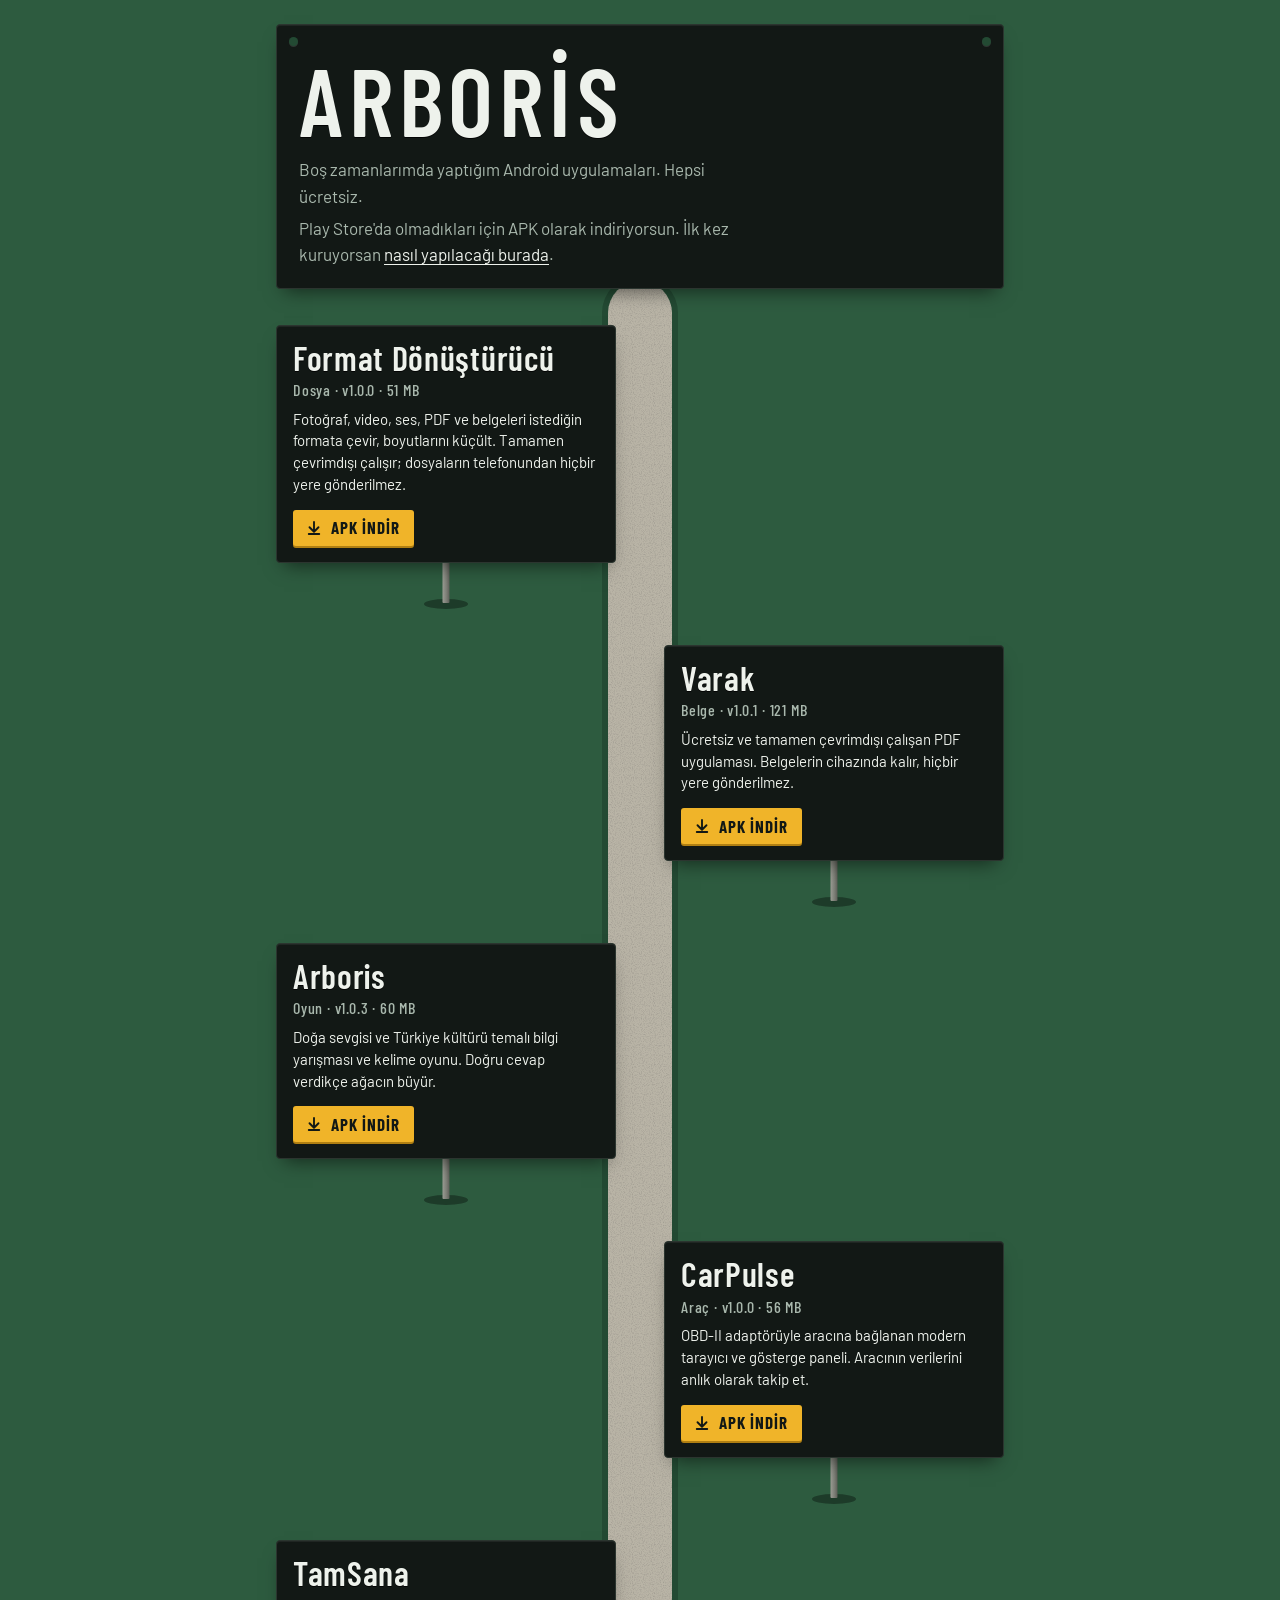
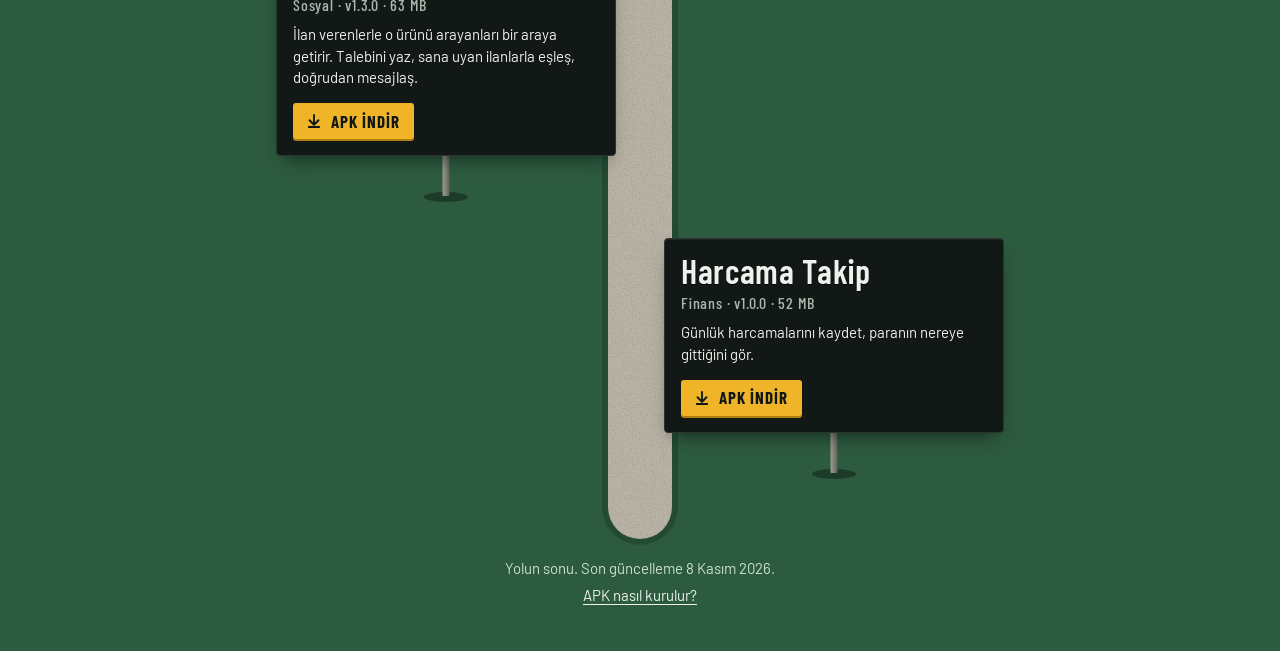
<file: index.html>
<!doctype html>
<html lang="tr">
<head>
  <meta charset="utf-8">
  <meta name="viewport" content="width=device-width, initial-scale=1">
  <meta name="theme-color" content="#2d5b3f">
  <title>Arboris</title>
  <meta name="description" content="Yaptığım ücretsiz Android uygulamaları. APK olarak indirilebilir.">
  <link rel="preconnect" href="https://fonts.googleapis.com">
  <link rel="preconnect" href="https://fonts.gstatic.com" crossorigin>
  <link href="https://fonts.googleapis.com/css2?family=Barlow:wght@400;500;700&family=Barlow+Condensed:wght@500;600;700&display=swap" rel="stylesheet">
  <link rel="icon" href="assets/icon.svg" type="image/svg+xml">
  <link rel="stylesheet" href="assets/style.css?v=2">
</head>
<body>
  <main class="walk">
    <header class="plate sign">
      <h1>Arboris</h1>
      <p>Boş zamanlarımda yaptığım Android uygulamaları. Hepsi ücretsiz.</p>
      <p>Play Store'da olmadıkları için APK olarak indiriyorsun. İlk kez kuruyorsan <a href="kurulum.html">nasıl yapılacağı burada</a>.</p>
    </header>

    <ul class="path" id="apps"></ul>

    <footer class="end" id="end"></footer>
  </main>

  <script src="data/apps.js?v=2"></script>
  <script src="assets/main.js?v=2"></script>
  <script>renderList();</script>
</body>
</html>
</file>
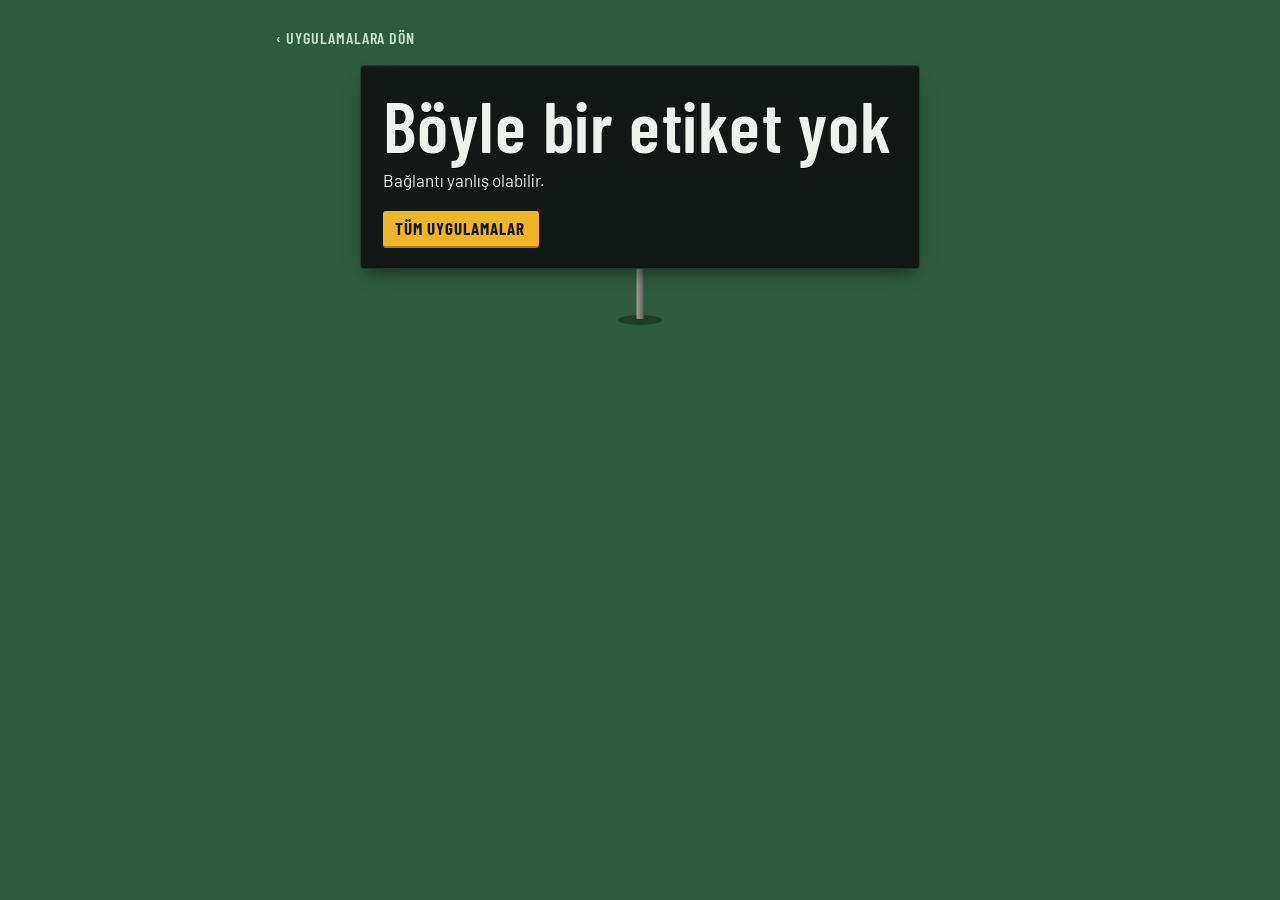
<file: app.html>
<!doctype html>
<html lang="tr">
<head>
  <meta charset="utf-8">
  <meta name="viewport" content="width=device-width, initial-scale=1">
  <meta name="theme-color" content="#2d5b3f">
  <title>Arboris</title>
  <link rel="preconnect" href="https://fonts.googleapis.com">
  <link rel="preconnect" href="https://fonts.gstatic.com" crossorigin>
  <link href="https://fonts.googleapis.com/css2?family=Barlow:wght@400;500;700&family=Barlow+Condensed:wght@500;600;700&display=swap" rel="stylesheet">
  <link rel="icon" href="assets/icon.svg" type="image/svg+xml">
  <link rel="stylesheet" href="assets/style.css?v=2">
</head>
<body>
  <main class="walk" id="detail"></main>

  <script src="data/apps.js?v=2"></script>
  <script src="assets/main.js?v=2"></script>
  <script>renderDetail();</script>
</body>
</html>
</file>
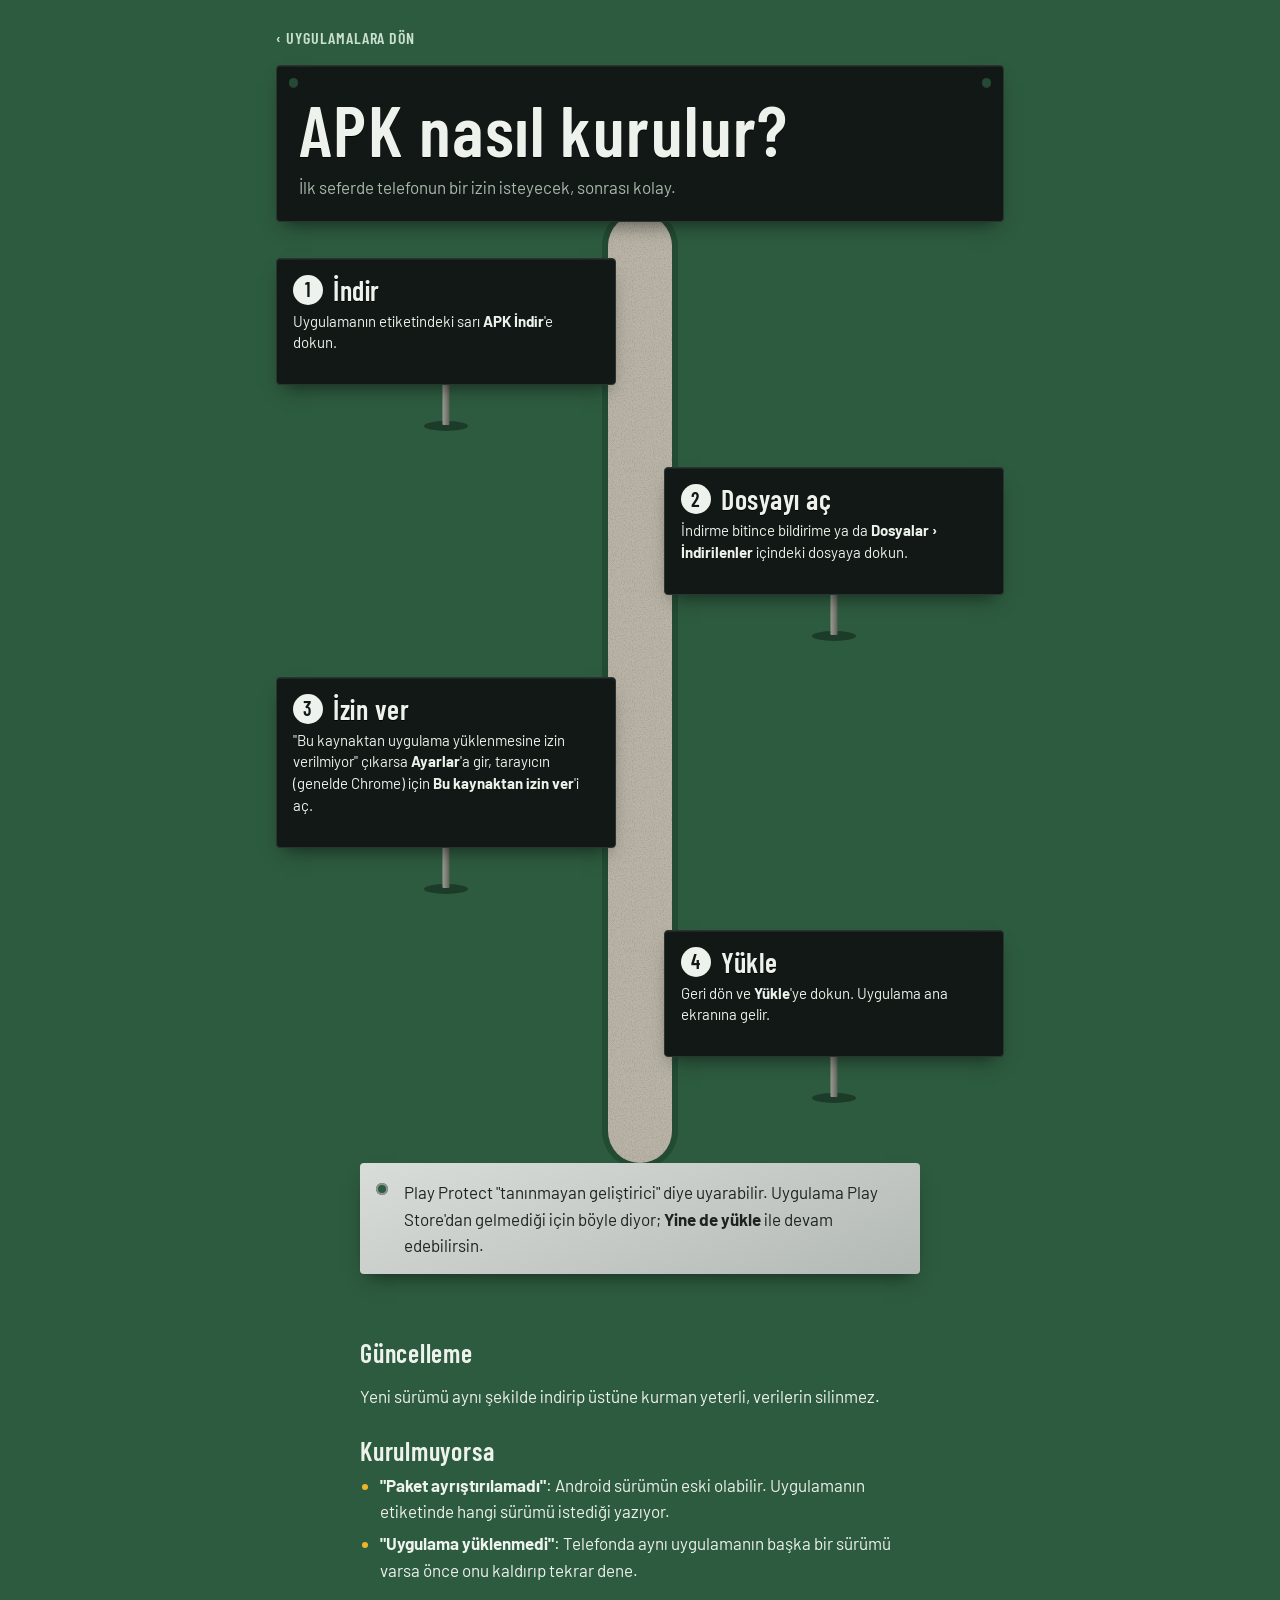
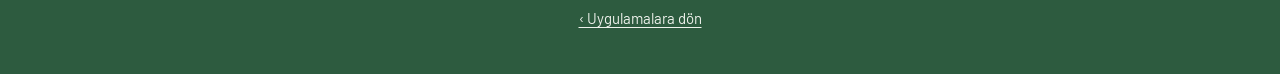
<file: kurulum.html>
<!doctype html>
<html lang="tr">
<head>
  <meta charset="utf-8">
  <meta name="viewport" content="width=device-width, initial-scale=1">
  <meta name="theme-color" content="#2d5b3f">
  <title>APK nasıl kurulur? - Arboris</title>
  <link rel="preconnect" href="https://fonts.googleapis.com">
  <link rel="preconnect" href="https://fonts.gstatic.com" crossorigin>
  <link href="https://fonts.googleapis.com/css2?family=Barlow:wght@400;500;700&family=Barlow+Condensed:wght@500;600;700&display=swap" rel="stylesheet">
  <link rel="icon" href="assets/icon.svg" type="image/svg+xml">
  <link rel="stylesheet" href="assets/style.css?v=2">
</head>
<body>
  <main class="walk">
    <a class="back" href="index.html">‹ Uygulamalara dön</a>

    <header class="plate sign">
      <h1 class="title">APK nasıl kurulur?</h1>
      <p>İlk seferde telefonun bir izin isteyecek, sonrası kolay.</p>
    </header>

    <ol class="path steps">
      <li class="specimen"><div class="plate">
        <h2>İndir</h2>
        <p class="desc">Uygulamanın etiketindeki sarı <b>APK İndir</b>'e dokun.</p>
      </div></li>
      <li class="specimen"><div class="plate">
        <h2>Dosyayı aç</h2>
        <p class="desc">İndirme bitince bildirime ya da <b>Dosyalar › İndirilenler</b> içindeki dosyaya dokun.</p>
      </div></li>
      <li class="specimen"><div class="plate">
        <h2>İzin ver</h2>
        <p class="desc">"Bu kaynaktan uygulama yüklenmesine izin verilmiyor" çıkarsa <b>Ayarlar</b>'a gir, tarayıcın (genelde Chrome) için <b>Bu kaynaktan izin ver</b>'i aç.</p>
      </div></li>
      <li class="specimen"><div class="plate">
        <h2>Yükle</h2>
        <p class="desc">Geri dön ve <b>Yükle</b>'ye dokun. Uygulama ana ekranına gelir.</p>
      </div></li>
    </ol>

    <div class="alu">
      <p>Play Protect "tanınmayan geliştirici" diye uyarabilir. Uygulama Play Store'dan gelmediği için böyle diyor; <b>Yine de yükle</b> ile devam edebilirsin.</p>
    </div>

    <section class="notes">
      <h2>Güncelleme</h2>
      <p>Yeni sürümü aynı şekilde indirip üstüne kurman yeterli, verilerin silinmez.</p>

      <h2>Kurulmuyorsa</h2>
      <ul>
        <li><b>"Paket ayrıştırılamadı"</b>: Android sürümün eski olabilir. Uygulamanın etiketinde hangi sürümü istediği yazıyor.</li>
        <li><b>"Uygulama yüklenmedi"</b>: Telefonda aynı uygulamanın başka bir sürümü varsa önce onu kaldırıp tekrar dene.</li>
      </ul>
    </section>

    <footer class="end">
      <p><a href="index.html">‹ Uygulamalara dön</a></p>
    </footer>
  </main>
</body>
</html>
</file>
<file: assets/style.css>
:root {
  --ground: #2d5b3f;
  --ground-deep: #234a33;
  --tag: #121815;
  --tag-edge: #2b352f;
  --engrave: #eef2ec;
  --engrave-soft: #a9b8ad;
  --leaf: #c9e0cf;
  --blossom: #f0b429;
  --gravel: #b9b4a6;
  --stake: #7a7c74;
  --name: "Barlow Condensed", "Arial Narrow", sans-serif;
  --body: "Barlow", system-ui, sans-serif;
  --gravel-texture: url("data:image/svg+xml,%3Csvg xmlns='http://www.w3.org/2000/svg' width='120' height='120'%3E%3Cfilter id='n'%3E%3CfeTurbulence type='fractalNoise' baseFrequency='.9' numOctaves='2' seed='4'/%3E%3CfeColorMatrix values='0 0 0 0 .32 0 0 0 0 .3 0 0 0 0 .26 0 0 0 1.6 -.7'/%3E%3C/filter%3E%3Crect width='120' height='120' filter='url(%23n)'/%3E%3C/svg%3E");
  color-scheme: dark;
}

* { box-sizing: border-box; }

html { -webkit-text-size-adjust: 100%; scrollbar-color: var(--stake) var(--ground-deep); }

body {
  margin: 0;
  background: var(--ground);
  color: var(--engrave);
  font: 400 17px/1.55 var(--body);
}

::selection { background: var(--blossom); color: var(--tag); }

a { color: inherit; text-underline-offset: 3px; text-decoration-thickness: 1px; }

:focus-visible { outline: 3px solid var(--blossom); outline-offset: 3px; border-radius: 2px; }

.walk {
  position: relative;
  max-width: 760px;
  margin: 0 auto;
  padding: 24px 16px 0;
}

/* Engraved laminate plate: the one material every tag is cut from. */
.plate {
  position: relative;
  background: var(--tag);
  border: 1px solid var(--tag-edge);
  border-radius: 4px;
  box-shadow: 0 1px 0 rgb(255 255 255 / .06) inset, 0 10px 18px -8px rgb(0 0 0 / .55);
}
.plate h1, .plate h2, .plate h3 {
  font-family: var(--name);
  font-weight: 600;
  letter-spacing: .02em;
  line-height: .95;
  text-shadow: 0 1px 0 rgb(0 0 0 / .8);
}

/* Header sign */
.sign { padding: 22px 22px 20px; z-index: 1; }
.sign::before, .sign::after {
  content: "";
  position: absolute;
  top: 12px;
  width: 9px;
  height: 9px;
  border-radius: 50%;
  background: var(--ground-deep);
  box-shadow: 0 1px 0 rgb(255 255 255 / .12);
}
.sign::before { left: 12px; }
.sign::after { right: 12px; }
.sign h1 { margin: 6px 0 12px; font-size: clamp(54px, 15vw, 96px); letter-spacing: .06em; text-transform: uppercase; }
.sign h1.title { font-size: clamp(44px, 11vw, 72px); letter-spacing: .02em; text-transform: none; }
.sign p { margin: 0; max-width: 46ch; color: var(--engrave-soft); }
.sign p + p { margin-top: 6px; }
.sign a { color: var(--engrave); }

.back {
  display: inline-block;
  margin: 0 0 14px;
  padding: 4px 0;
  color: var(--leaf);
  font: 600 16px var(--name);
  letter-spacing: .06em;
  text-transform: uppercase;
  text-decoration: none;
}
.back:hover { color: var(--engrave); }

/* The gravel path runs behind the tags from the sign to the end plate. */
.path {
  position: relative;
  list-style: none;
  margin: 0;
  padding: 36px 0 24px;
}
.path::before {
  content: "";
  position: absolute;
  top: -8px;
  bottom: 0;
  left: 50%;
  width: 64px;
  transform: translateX(-50%);
  background: var(--gravel-texture), var(--gravel);
  border-radius: 32px;
  box-shadow: 0 0 0 6px var(--ground-deep);
}

/* A specimen tag on its stake */
.specimen {
  position: relative;
  width: min(62%, 340px);
  margin: 0 0 38px;
  padding-bottom: 44px;
}
.specimen:nth-child(even) { margin-left: auto; }
.specimen::after {
  content: "";
  position: absolute;
  left: 50%;
  bottom: 4px;
  width: 7px;
  height: 46px;
  transform: translateX(-50%);
  background: linear-gradient(90deg, #9a9c93, var(--stake) 60%, #5d5f58);
  border-radius: 1px;
}
.specimen::before {
  content: "";
  position: absolute;
  left: 50%;
  bottom: -2px;
  width: 44px;
  height: 10px;
  transform: translateX(-50%);
  background: rgb(10 20 14 / .45);
  border-radius: 50%;
}
.specimen .plate { padding: 16px 16px 16px; z-index: 1; }
.specimen h2 { margin: 0 0 6px; font-size: 34px; }
.specimen h2 a { text-decoration: none; }
.specimen h2 a:hover { text-decoration: underline; text-decoration-thickness: 2px; }
.specimen .meta { margin: 0 0 8px; color: var(--engrave-soft); font: 500 16px/1.3 var(--name); letter-spacing: .05em; }
.specimen .desc { margin: 0 0 14px; font-size: 15px; line-height: 1.45; }

/* Download plate: the only yellow on the page. */
.get {
  display: inline-flex;
  align-items: center;
  gap: 8px;
  padding: 9px 14px 9px 12px;
  background: var(--blossom);
  color: var(--tag);
  border-radius: 3px;
  font: 700 17px/1 var(--name);
  letter-spacing: .06em;
  text-transform: uppercase;
  text-decoration: none;
  box-shadow: 0 2px 0 #b07f12;
  transition: transform .15s cubic-bezier(.16, 1, .3, 1), box-shadow .15s;
}
.get svg { width: 18px; height: 18px; flex: none; }
.get:hover { transform: translateY(-1px); box-shadow: 0 3px 0 #b07f12; }
.get:active { transform: translateY(1px); box-shadow: 0 1px 0 #b07f12; }
.get[aria-disabled="true"] {
  background: transparent;
  color: var(--engrave-soft);
  box-shadow: none;
  outline: 1px dashed var(--engrave-soft);
  outline-offset: -1px;
  cursor: not-allowed;
  transform: none;
}
.get.big { font-size: 21px; padding: 13px 20px 13px 16px; }
.get.big svg { width: 22px; height: 22px; }

/* Tags settle into the ground once as they come into view. */
.settle .specimen { transition: transform .9s cubic-bezier(.16, 1, .3, 1); }
.settle .specimen.up { transform: translateY(-22px); }
@media (prefers-reduced-motion: reduce) {
  .settle .specimen, .settle .specimen.up { transition: none; transform: none; }
}

/* Path end */
.end {
  position: relative;
  margin: 0 auto;
  padding: 18px 0 40px;
  text-align: center;
  color: var(--leaf);
  font-size: 15px;
}
.end p { margin: 0 0 4px; }
.end a { color: var(--engrave); }

/* Detail page */
.specimen.solo { width: 100%; max-width: 560px; margin: 0 auto 8px; padding-bottom: 54px; }
.specimen.solo::after { height: 56px; }
.specimen.solo .plate { padding: 24px 22px 22px; }
.specimen.solo h1 { margin: 0 0 10px; font-size: clamp(48px, 13vw, 72px); }
.specimen.solo .desc { font-size: 17px; margin-bottom: 18px; }
.facts {
  display: grid;
  grid-template-columns: repeat(auto-fit, minmax(110px, 1fr));
  gap: 0;
  margin: 0 0 20px;
  border-top: 1px solid var(--tag-edge);
}
.facts div { padding: 10px 0 8px; border-bottom: 1px solid var(--tag-edge); }
.facts dt { color: var(--engrave-soft); font: 500 13px var(--name); letter-spacing: .1em; text-transform: uppercase; }
.facts dd { margin: 0; font: 600 21px/1.2 var(--name); letter-spacing: .03em; }
.hint { margin: 12px 0 0; font-size: 15px; color: var(--engrave-soft); }
.hint a { color: var(--engrave); }

.notes { max-width: 560px; margin: 0 auto; padding: 8px 0 0; }
.notes h2 {
  margin: 28px 0 8px;
  font: 600 26px/1 var(--name);
  letter-spacing: .03em;
}
.notes ul { margin: 0; padding-left: 1.2em; }
.notes li { margin-bottom: 6px; }
.notes li::marker { color: var(--blossom); }

/* Install guide: each step is its own small tag along the path. */
.path.steps { counter-reset: step; }
.path.steps .specimen { counter-increment: step; }
.path.steps h2::before {
  content: counter(step);
  display: inline-grid;
  place-items: center;
  width: 30px;
  height: 30px;
  margin-right: 10px;
  border-radius: 50%;
  background: var(--engrave);
  color: var(--tag);
  font-size: 20px;
  vertical-align: 3px;
  text-shadow: none;
}
.path.steps h2 { font-size: 28px; }

/* Aluminium tag: for the one warning worth reading twice. */
.alu {
  position: relative;
  max-width: 560px;
  margin: 0 auto 30px;
  padding: 16px 18px 16px 44px;
  background: linear-gradient(160deg, #d9ddda, #b3b9b5);
  color: #1d2420;
  border-radius: 4px;
  box-shadow: 0 10px 18px -8px rgb(0 0 0 / .55);
  z-index: 1;
}
.alu::before {
  content: "";
  position: absolute;
  left: 16px;
  top: 20px;
  width: 12px;
  height: 12px;
  border-radius: 50%;
  background: var(--ground);
  box-shadow: 0 0 0 2px #8f9692 inset;
}
.alu p { margin: 0; }
.alu b { font-weight: 700; }

@media (max-width: 520px) {
  .path::before { width: 44px; }
  .specimen { width: 76%; margin-bottom: 30px; }
  .specimen h2 { font-size: 30px; }
  .path.steps h2 { font-size: 25px; }
}
</file>
